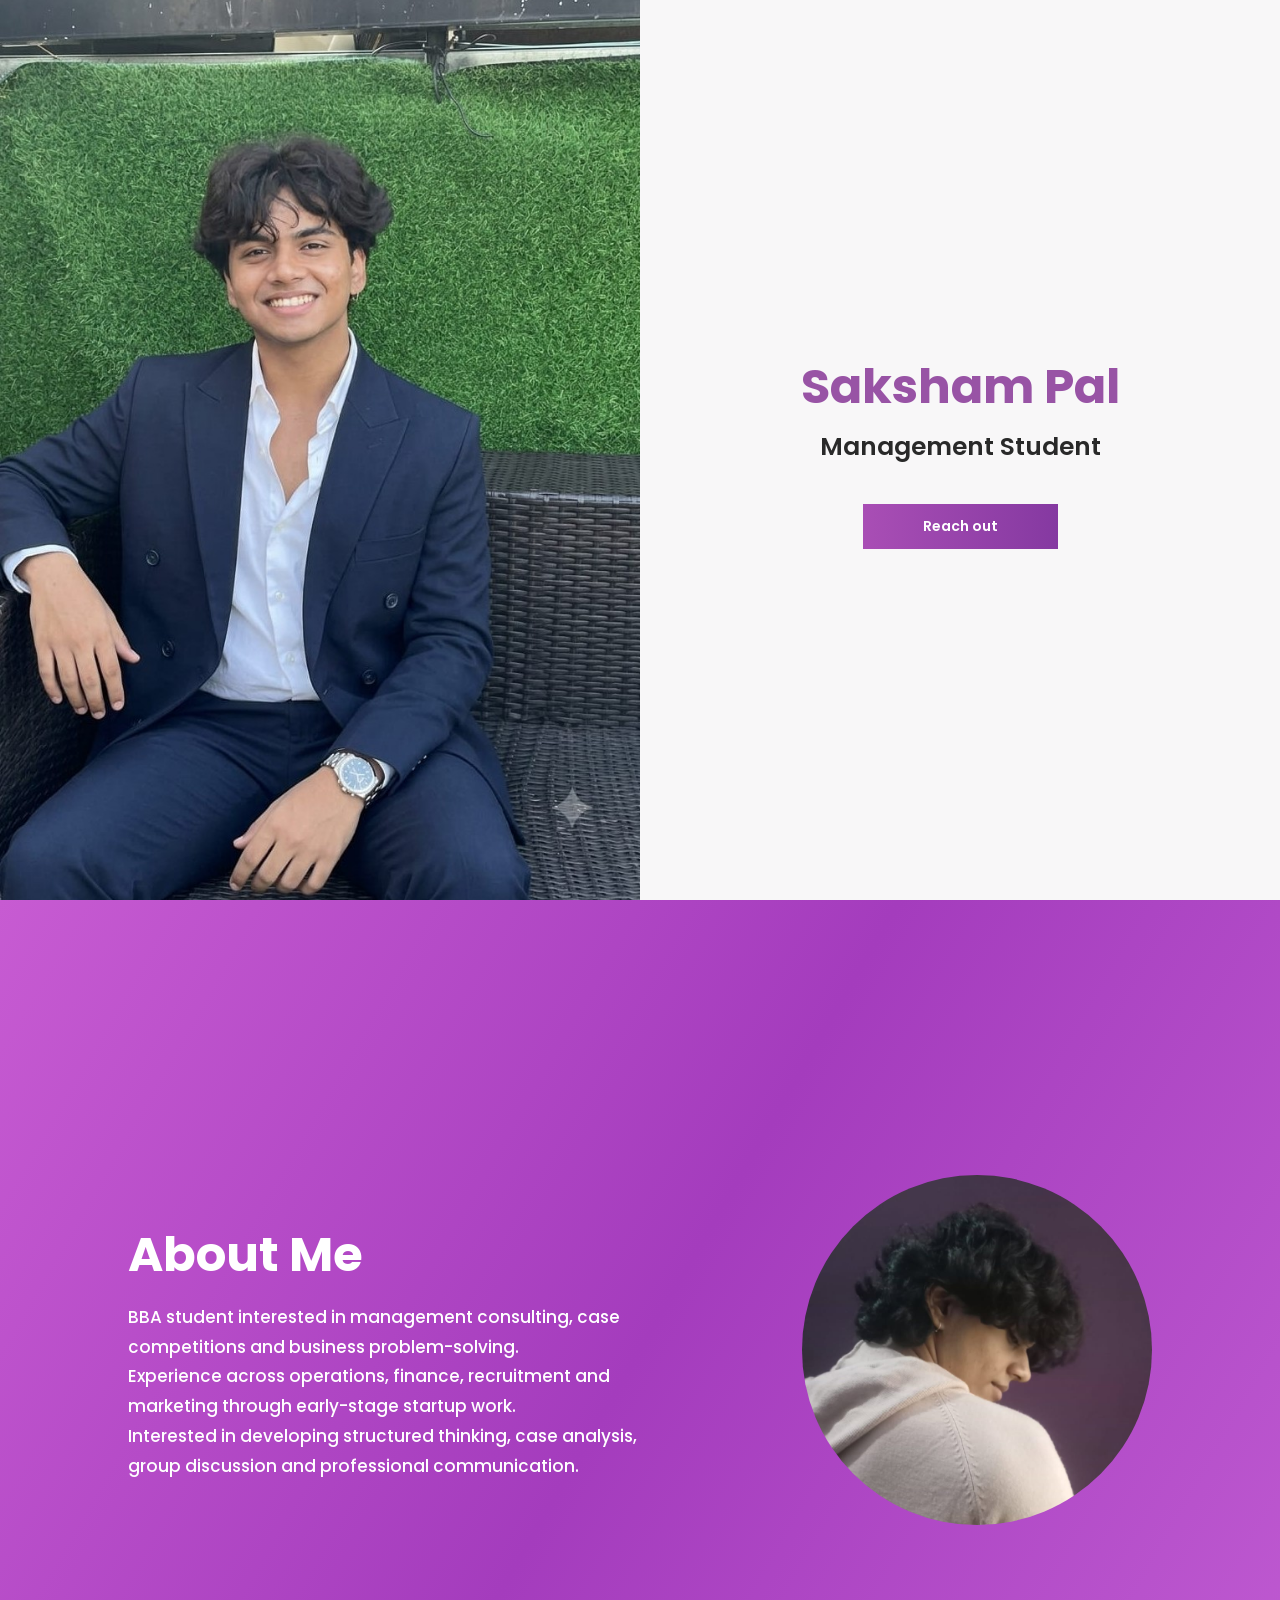
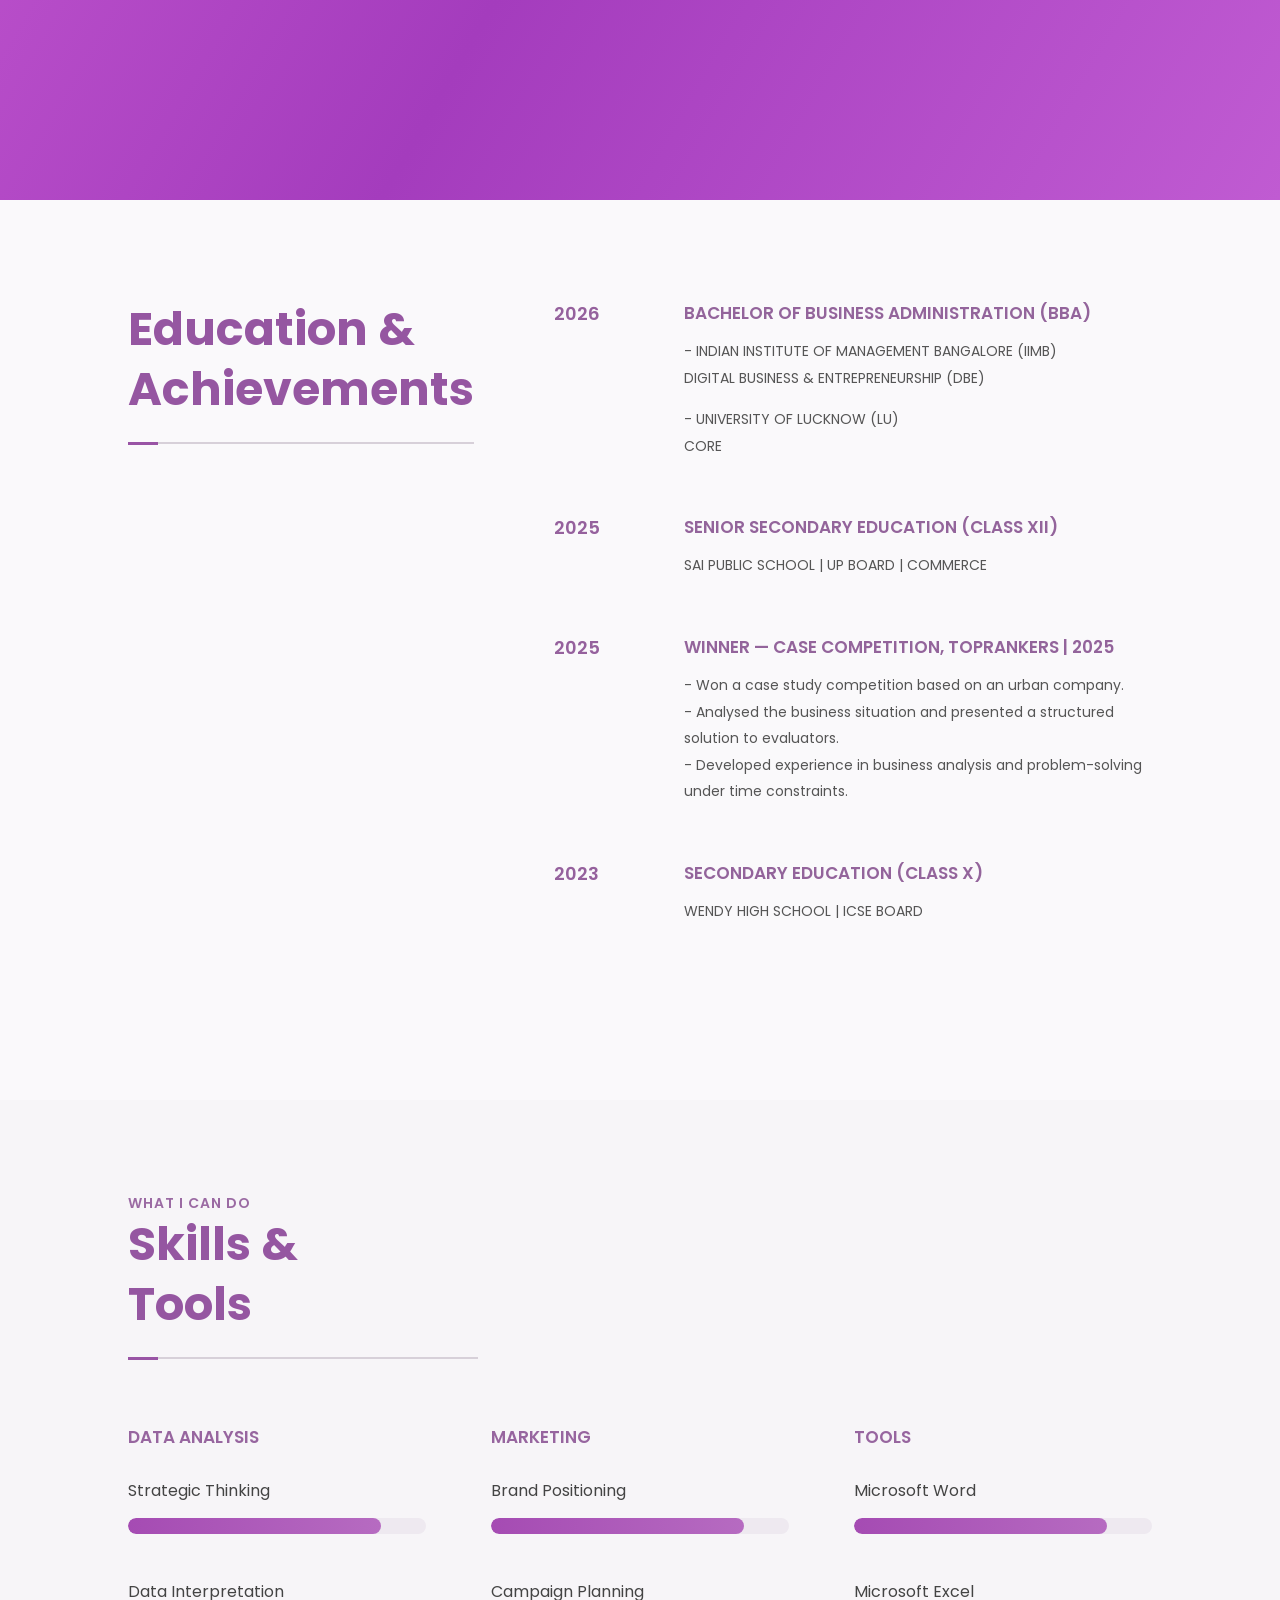
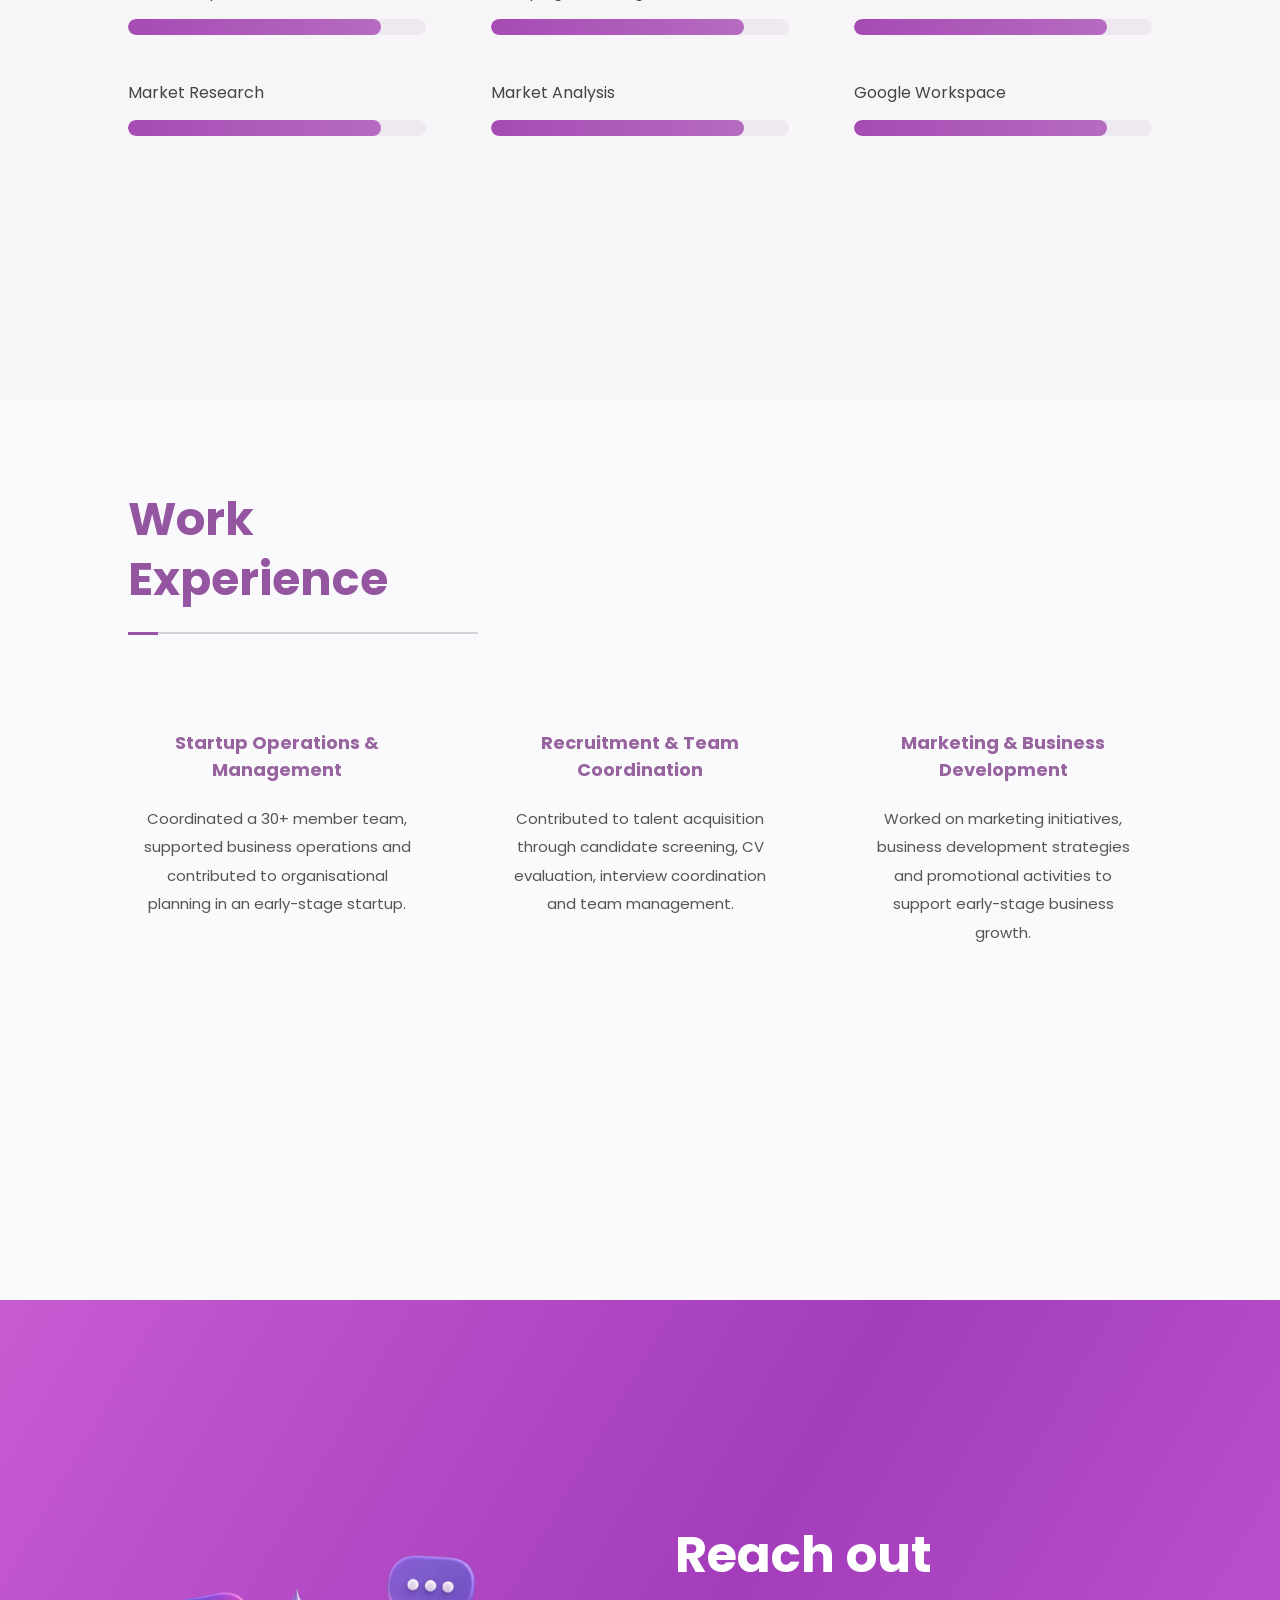
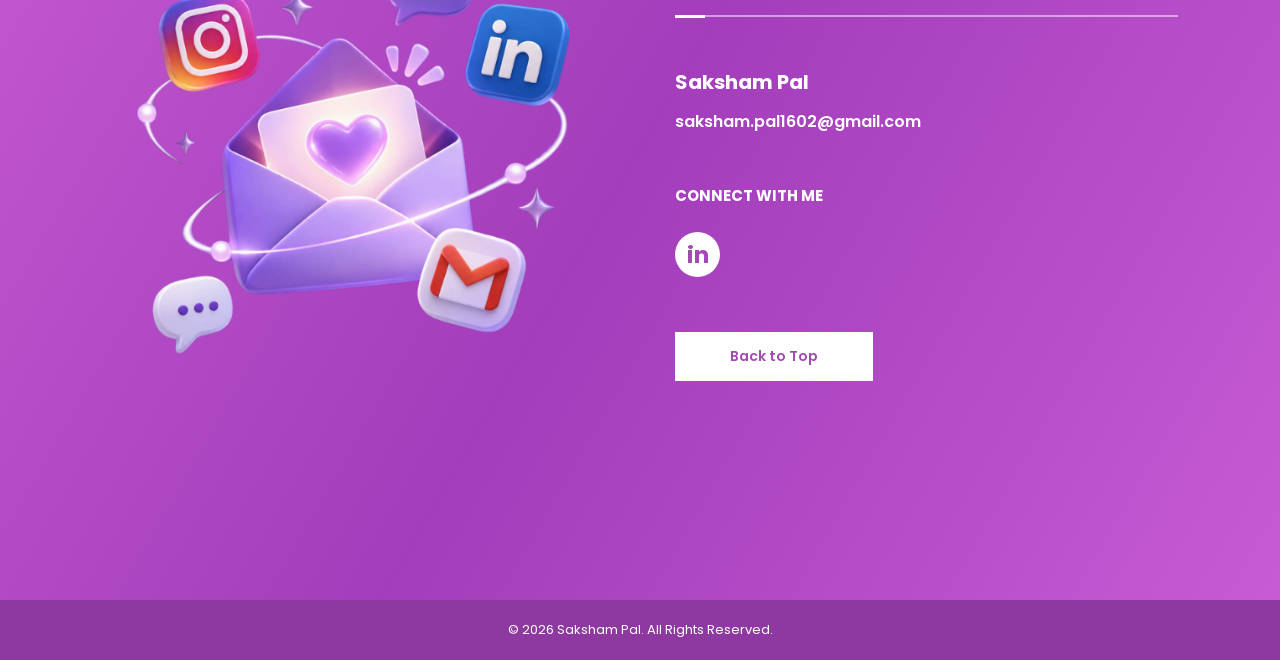
<file: index.html>
<!DOCTYPE html>

<html lang="en">

<head>     <meta charset="UTF-8">     <meta name="viewport" content="width=device-width, initial-scale=1.0">

<title>Saksham Pal|Resume</title>

<link href="https://fonts.googleapis.com/css2?family=Poppins:wght@300;400;500;600;700;800&display=swap" rel="stylesheet">

<link rel="stylesheet" href="style.css">

</head>

<body>
 <header>
<section class="home" id="home">

    <div class="home-image">
        <img src="img/main%20pfp.jpeg" alt="Saksham Pal">
    </div>

    <div class="home-content">

        <div class="home-text">

            <h1>Saksham Pal</h1>

            <h2>Management Student</h2>
         <nav>
            <a href="#contact" class="reach-btn">
                Reach out
            </a>
         </nav>
        </div>

    </div>

</section>
</header>

<main>
<section class="about" id="about">

    <div class="about-container">

        <div class="about-text">

            <h2>About Me</h2>

            <p>
                BBA student interested in management consulting,
                case competitions and business problem-solving.

                <br>

                Experience across operations, finance, recruitment
                and marketing through early-stage startup work.

                <br>

                Interested in developing structured thinking,
                case analysis, group discussion and professional
                communication.
            </p>

        </div>

        <div class="about-image">

            <img src="img/sec%20pfp.jpeg" alt="Saksham Pal">

        </div>

    </div>

</section>

</main>
<article>
<section class="education" id="education">

    <div class="education-container">

        <div class="section-heading">

            <h2>Education &<br>Achievements</h2>

            <div class="heading-line"></div>

        </div>


        <div class="education-list">


            <div class="education-item">

                <div class="year">2026</div>

                <div class="education-details">

                    <h3>BACHELOR OF BUSINESS ADMINISTRATION (BBA)</h3>

                    <p>
                        - INDIAN INSTITUTE OF MANAGEMENT BANGALORE (IIMB)
                        <br>
                        DIGITAL BUSINESS & ENTREPRENEURSHIP (DBE)
                    </p>

                    <p>
                        - UNIVERSITY OF LUCKNOW (LU)
                        <br>
                        CORE
                    </p>

                </div>

            </div>


            <div class="education-item">

                <div class="year">2025</div>

                <div class="education-details">

                    <h3>SENIOR SECONDARY EDUCATION (CLASS XII)</h3>

                    <p>
                        SAI PUBLIC SCHOOL | UP BOARD | COMMERCE
                    </p>

                </div>

            </div>


            <div class="education-item">

                <div class="year">2025</div>

                <div class="education-details">

                    <h3>WINNER — CASE COMPETITION, TOPRANKERS | 2025</h3>

                    <p>
                        - Won a case study competition based on an urban company.
                        <br>
                        - Analysed the business situation and presented
                        a structured solution to evaluators.
                        <br>
                        - Developed experience in business analysis and
                        problem-solving under time constraints.
                    </p>

                </div>

            </div>


            <div class="education-item">

                <div class="year">2023</div>

                <div class="education-details">

                    <h3>SECONDARY EDUCATION (CLASS X)</h3>

                    <p>
                        WENDY HIGH SCHOOL | ICSE BOARD
                    </p>

                </div>

            </div>


        </div>

    </div>

</section>

<section class="skills" id="skills">

    <div class="skills-container">

        <div class="section-heading">

            <span>WHAT I CAN DO</span>

            <h2>Skills &<br>Tools</h2>

            <div class="heading-line"></div>

        </div>


        <div class="skills-grid">


            <div class="skill-column">

                <h3>DATA ANALYSIS</h3>

                <div class="skill">

                    <p>Strategic Thinking</p>

                    <div class="skill-bar">
                        <span style="width:85%"></span>
                    </div>

                </div>


                <div class="skill">

                    <p>Data Interpretation</p>

                    <div class="skill-bar">
                        <span style="width:85%"></span>
                    </div>

                </div>


                <div class="skill">

                    <p>Market Research</p>

                    <div class="skill-bar">
                        <span style="width:85%"></span>
                    </div>

                </div>

            </div>


            <div class="skill-column">

                <h3>MARKETING</h3>

                <div class="skill">

                    <p>Brand Positioning</p>

                    <div class="skill-bar">
                        <span style="width:85%"></span>
                    </div>

                </div>


                <div class="skill">

                    <p>Campaign Planning</p>

                    <div class="skill-bar">
                        <span style="width:85%"></span>
                    </div>

                </div>


                <div class="skill">

                    <p>Market Analysis</p>

                    <div class="skill-bar">
                        <span style="width:85%"></span>
                    </div>

                </div>

            </div>


            <div class="skill-column">

                <h3>TOOLS</h3>

                <div class="skill">

                    <p>Microsoft Word</p>

                    <div class="skill-bar">
                        <span style="width:85%"></span>
                    </div>

                </div>


                <div class="skill">

                    <p>Microsoft Excel</p>

                    <div class="skill-bar">
                        <span style="width:85%"></span>
                    </div>

                </div>


                <div class="skill">

                    <p>Google Workspace</p>

                    <div class="skill-bar">
                        <span style="width:85%"></span>
                    </div>

                </div>

            </div>


        </div>

    </div>

</section>

<section class="experience" id="experience">

    <div class="experience-container">

        <div class="section-heading">

            <h2>Work<br>Experience</h2>

            <div class="heading-line"></div>

        </div>


        <div class="experience-grid">


            <div class="experience-card">

                <h3>Startup Operations & Management</h3>

                <p>
                    Coordinated a 30+ member team, supported
                    business operations and contributed to
                    organisational planning in an early-stage startup.
                </p>

            </div>


            <div class="experience-card">

                <h3>Recruitment & Team Coordination</h3>

                <p>
                    Contributed to talent acquisition through
                    candidate screening, CV evaluation,
                    interview coordination and team management.
                </p>

            </div>


            <div class="experience-card">

                <h3>Marketing & Business Development</h3>

                <p>
                    Worked on marketing initiatives, business
                    development strategies and promotional
                    activities to support early-stage business growth.
                </p>

            </div>


        </div>

    </div>

</section>
</article>

<nav>
<section class="contact" id="contact">

    <div class="contact-container">


        <div class="contact-image">

            <img src="img/reachout%20img.png" alt="Let's Connect">

        </div>


        <div class="contact-content">

            <h2>Reach out</h2>

            <div class="heading-line"></div>


            <div class="contact-details">

                <h3>Saksham Pal</h3>

                <a href="https://mail.google.com/mail/?view=cm&fs=1&to=saksham.pal1602@gmail.com">
                saksham.pal1602@gmail.com
                </a>

            </div>


            <h4>CONNECT WITH ME</h4>


            <div class="social-links">

                <a href="https://www.linkedin.com/in/saksham-pal-6512b0372" target="_blank" aria-label="LinkedIn">
                    <i class="social-icon linkedin">in</i>
                </a>

            </div>


            <a href="#home" class="back-btn">
                Back to Top
            </a>

        </div>

    </div>

</section>
</nav>

<footer>

    <p>© 2026 Saksham Pal. All Rights Reserved.</p>

</footer>

</body>

</html>
</file>
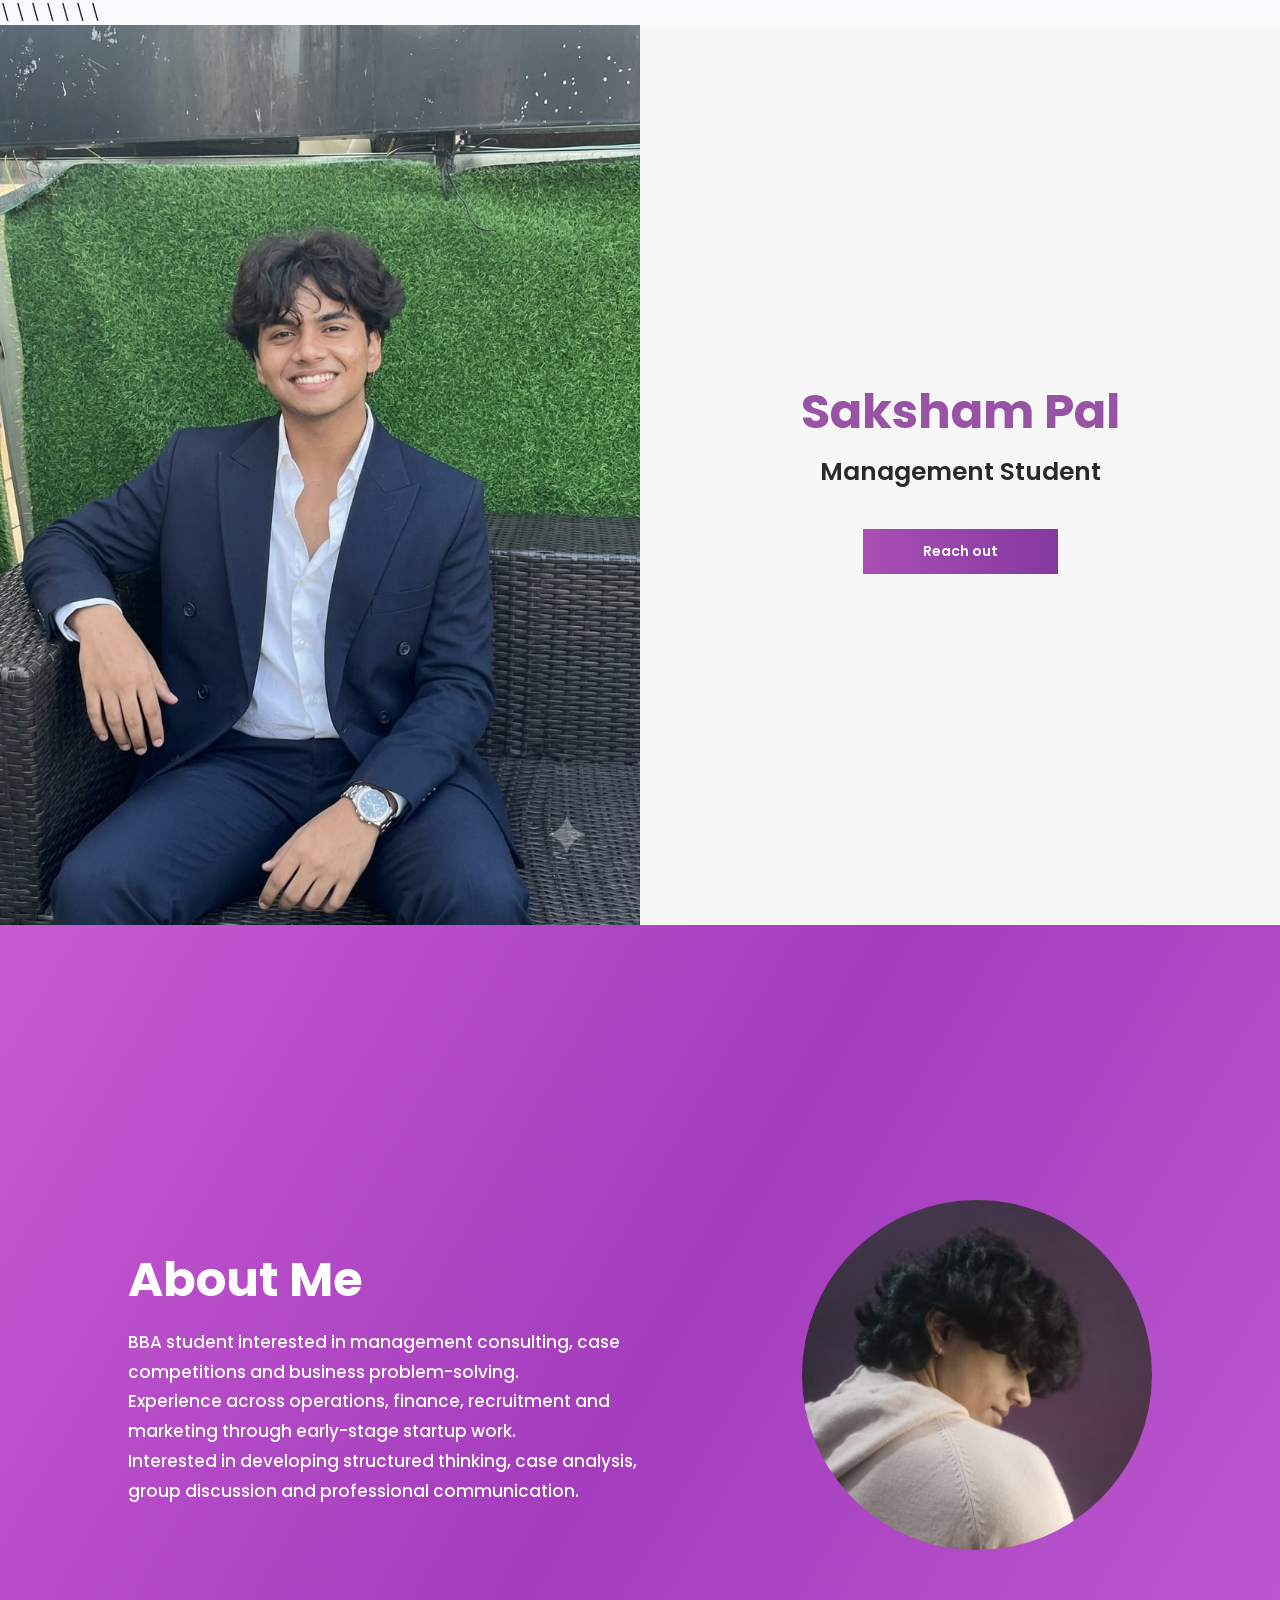
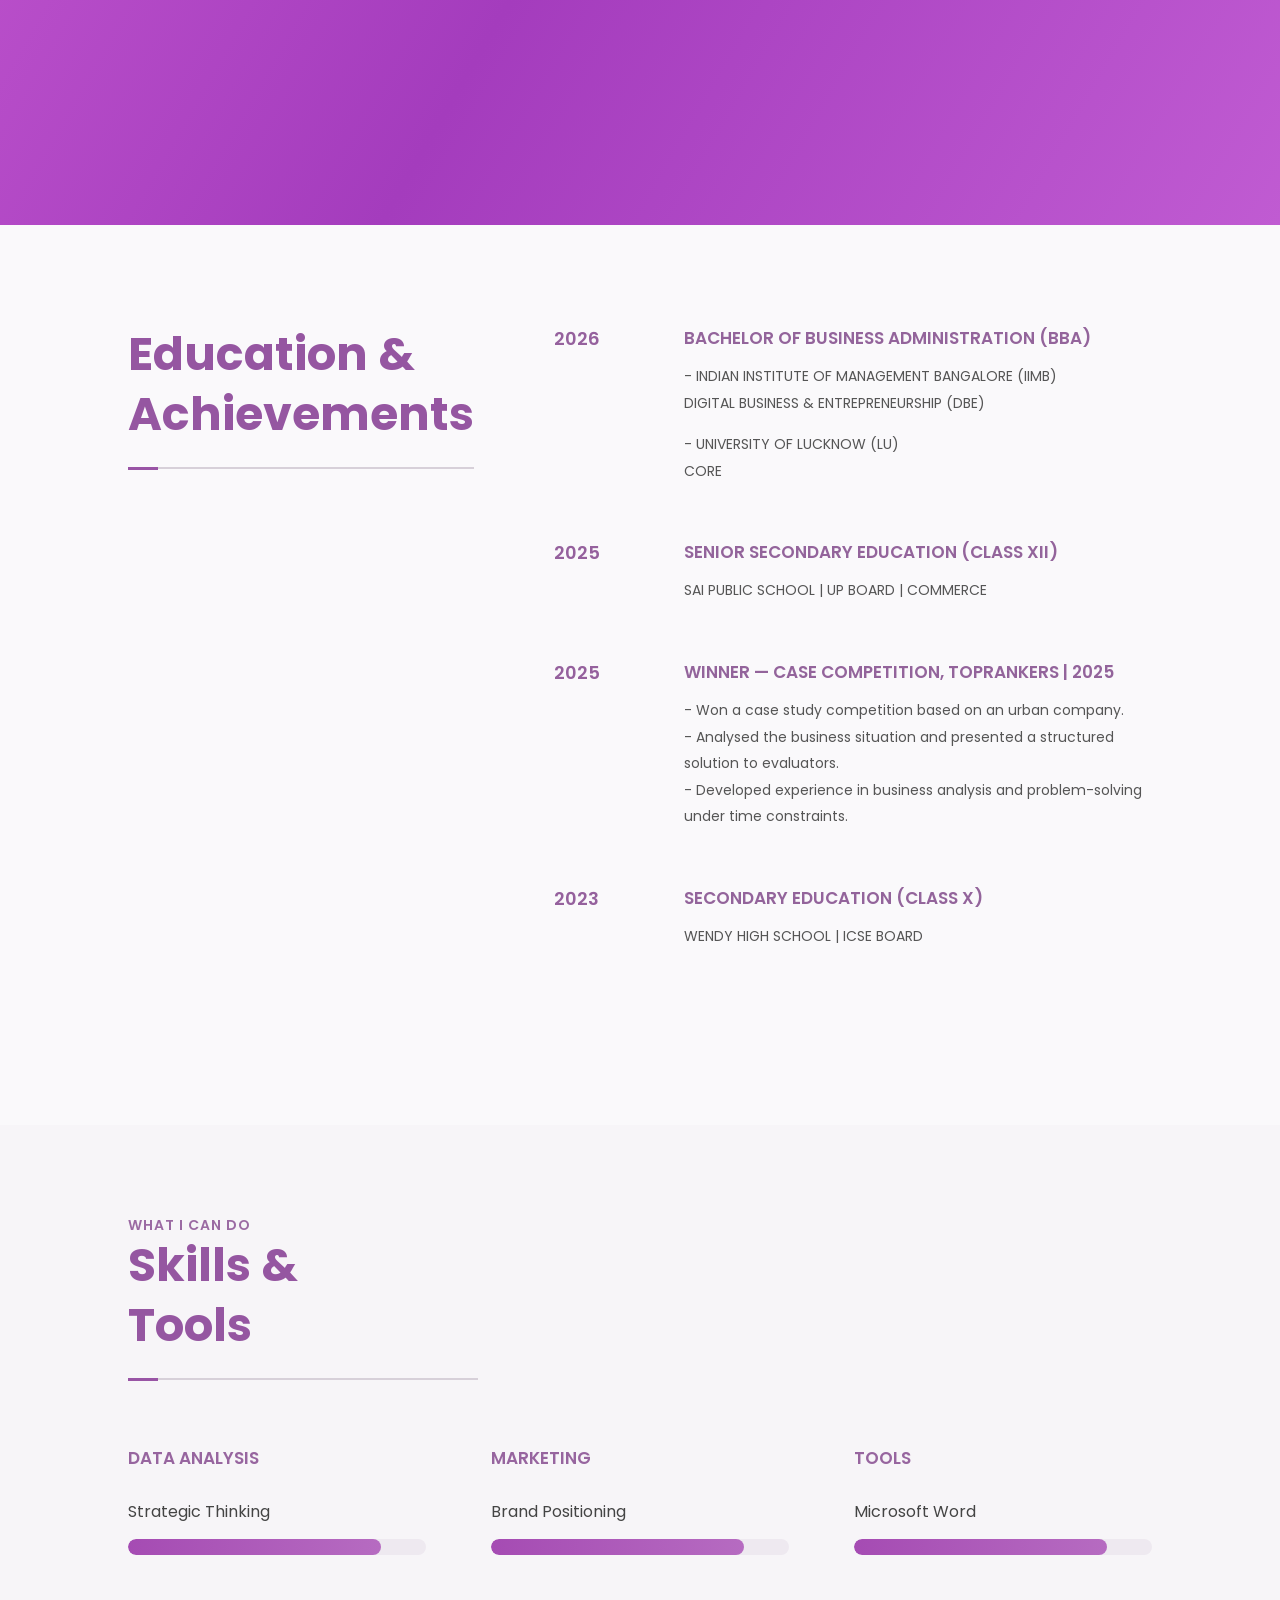
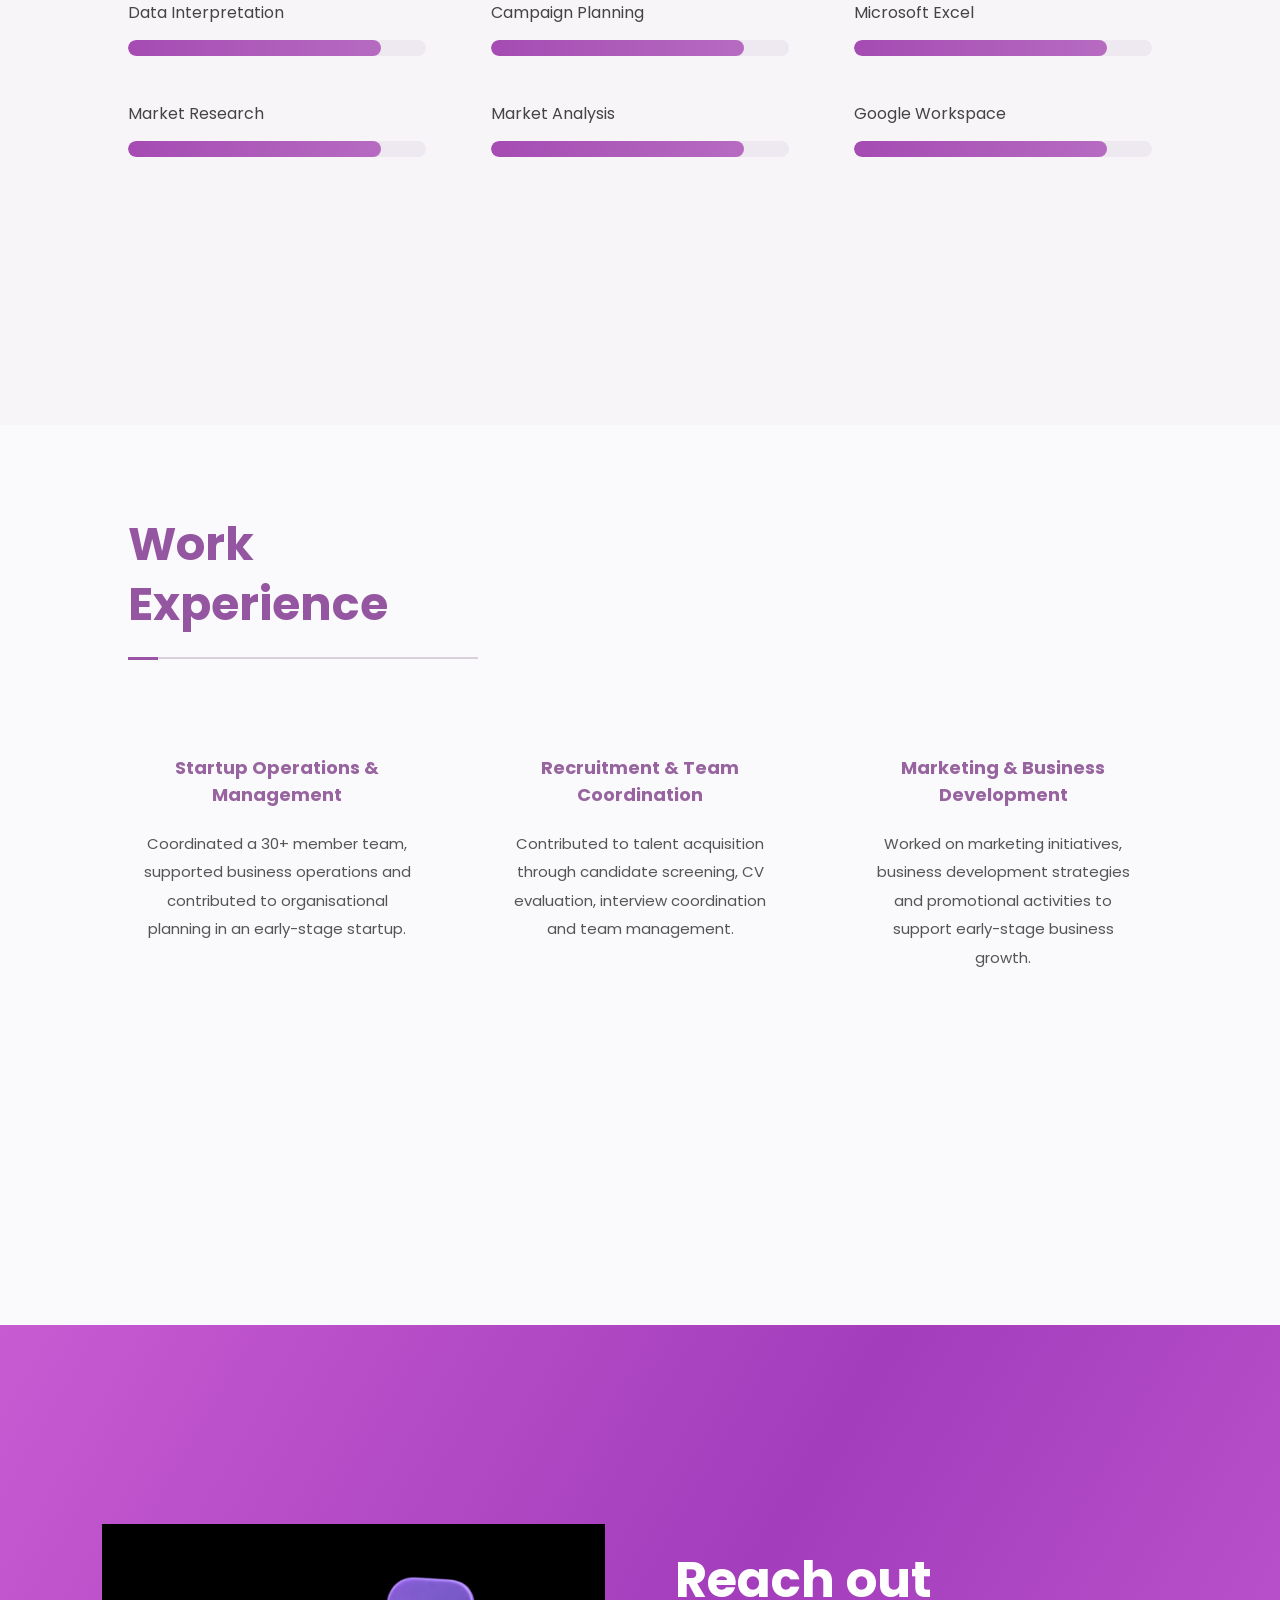
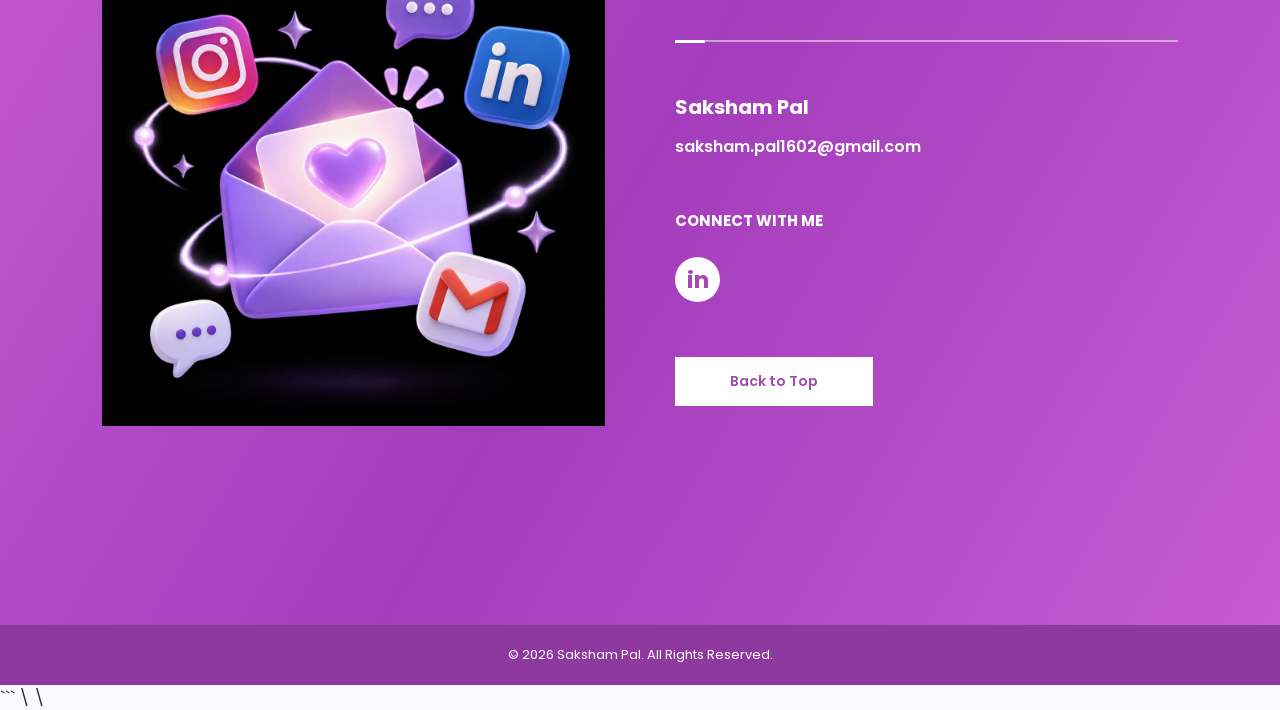
<file: website/index.html>
\<!DOCTYPE html>

\<html lang="en">

\<head>     \<meta charset="UTF-8">     \<meta name="viewport" content="width=device-width, initial-scale=1.0">

<title>Saksham Pal|Resume</title>

<link href="https://fonts.googleapis.com/css2?family=Poppins:wght@300;400;500;600;700;800&display=swap" rel="stylesheet">

<link rel="stylesheet" href="style.css">

\</head>

\<body>
 <header>
<section class="home" id="home">

    <div class="home-image">
        <img src="img/main%20pfp.jpeg" alt="Saksham Pal">
    </div>

    <div class="home-content">

        <div class="home-text">

            <h1>Saksham Pal</h1>

            <h2>Management Student</h2>
         <nav>
            <a href="#contact" class="reach-btn">
                Reach out
            </a>
         </nav>
        </div>

    </div>

</section>
</header>

<main>
<section class="about" id="about">

    <div class="about-container">

        <div class="about-text">

            <h2>About Me</h2>

            <p>
                BBA student interested in management consulting,
                case competitions and business problem-solving.

                <br>

                Experience across operations, finance, recruitment
                and marketing through early-stage startup work.

                <br>

                Interested in developing structured thinking,
                case analysis, group discussion and professional
                communication.
            </p>

        </div>

        <div class="about-image">

            <img src="img/sec%20pfp.jpeg" alt="Saksham Pal">

        </div>

    </div>

</section>

</main>
<article>
<section class="education" id="education">

    <div class="education-container">

        <div class="section-heading">

            <h2>Education &<br>Achievements</h2>

            <div class="heading-line"></div>

        </div>


        <div class="education-list">


            <div class="education-item">

                <div class="year">2026</div>

                <div class="education-details">

                    <h3>BACHELOR OF BUSINESS ADMINISTRATION (BBA)</h3>

                    <p>
                        - INDIAN INSTITUTE OF MANAGEMENT BANGALORE (IIMB)
                        <br>
                        DIGITAL BUSINESS & ENTREPRENEURSHIP (DBE)
                    </p>

                    <p>
                        - UNIVERSITY OF LUCKNOW (LU)
                        <br>
                        CORE
                    </p>

                </div>

            </div>


            <div class="education-item">

                <div class="year">2025</div>

                <div class="education-details">

                    <h3>SENIOR SECONDARY EDUCATION (CLASS XII)</h3>

                    <p>
                        SAI PUBLIC SCHOOL | UP BOARD | COMMERCE
                    </p>

                </div>

            </div>


            <div class="education-item">

                <div class="year">2025</div>

                <div class="education-details">

                    <h3>WINNER — CASE COMPETITION, TOPRANKERS | 2025</h3>

                    <p>
                        - Won a case study competition based on an urban company.
                        <br>
                        - Analysed the business situation and presented
                        a structured solution to evaluators.
                        <br>
                        - Developed experience in business analysis and
                        problem-solving under time constraints.
                    </p>

                </div>

            </div>


            <div class="education-item">

                <div class="year">2023</div>

                <div class="education-details">

                    <h3>SECONDARY EDUCATION (CLASS X)</h3>

                    <p>
                        WENDY HIGH SCHOOL | ICSE BOARD
                    </p>

                </div>

            </div>


        </div>

    </div>

</section>

<section class="skills" id="skills">

    <div class="skills-container">

        <div class="section-heading">

            <span>WHAT I CAN DO</span>

            <h2>Skills &<br>Tools</h2>

            <div class="heading-line"></div>

        </div>


        <div class="skills-grid">


            <div class="skill-column">

                <h3>DATA ANALYSIS</h3>

                <div class="skill">

                    <p>Strategic Thinking</p>

                    <div class="skill-bar">
                        <span style="width:85%"></span>
                    </div>

                </div>


                <div class="skill">

                    <p>Data Interpretation</p>

                    <div class="skill-bar">
                        <span style="width:85%"></span>
                    </div>

                </div>


                <div class="skill">

                    <p>Market Research</p>

                    <div class="skill-bar">
                        <span style="width:85%"></span>
                    </div>

                </div>

            </div>


            <div class="skill-column">

                <h3>MARKETING</h3>

                <div class="skill">

                    <p>Brand Positioning</p>

                    <div class="skill-bar">
                        <span style="width:85%"></span>
                    </div>

                </div>


                <div class="skill">

                    <p>Campaign Planning</p>

                    <div class="skill-bar">
                        <span style="width:85%"></span>
                    </div>

                </div>


                <div class="skill">

                    <p>Market Analysis</p>

                    <div class="skill-bar">
                        <span style="width:85%"></span>
                    </div>

                </div>

            </div>


            <div class="skill-column">

                <h3>TOOLS</h3>

                <div class="skill">

                    <p>Microsoft Word</p>

                    <div class="skill-bar">
                        <span style="width:85%"></span>
                    </div>

                </div>


                <div class="skill">

                    <p>Microsoft Excel</p>

                    <div class="skill-bar">
                        <span style="width:85%"></span>
                    </div>

                </div>


                <div class="skill">

                    <p>Google Workspace</p>

                    <div class="skill-bar">
                        <span style="width:85%"></span>
                    </div>

                </div>

            </div>


        </div>

    </div>

</section>

<section class="experience" id="experience">

    <div class="experience-container">

        <div class="section-heading">

            <h2>Work<br>Experience</h2>

            <div class="heading-line"></div>

        </div>


        <div class="experience-grid">


            <div class="experience-card">

                <h3>Startup Operations & Management</h3>

                <p>
                    Coordinated a 30+ member team, supported
                    business operations and contributed to
                    organisational planning in an early-stage startup.
                </p>

            </div>


            <div class="experience-card">

                <h3>Recruitment & Team Coordination</h3>

                <p>
                    Contributed to talent acquisition through
                    candidate screening, CV evaluation,
                    interview coordination and team management.
                </p>

            </div>


            <div class="experience-card">

                <h3>Marketing & Business Development</h3>

                <p>
                    Worked on marketing initiatives, business
                    development strategies and promotional
                    activities to support early-stage business growth.
                </p>

            </div>


        </div>

    </div>

</section>
</article>

<nav>
<section class="contact" id="contact">

    <div class="contact-container">


        <div class="contact-image">

            <img src="img/reachout%20img.jpeg" alt="Let's Connect">

        </div>


        <div class="contact-content">

            <h2>Reach out</h2>

            <div class="heading-line"></div>


            <div class="contact-details">

                <h3>Saksham Pal</h3>

                <a href="mailto:saksham.pal1602@gmail.com">
                    saksham.pal1602@gmail.com
                </a>

            </div>


            <h4>CONNECT WITH ME</h4>


            <div class="social-links">

                <a href="https://www.linkedin.com/in/saksham-pal-6512b0372" target="_blank" aria-label="LinkedIn">
                    <i class="social-icon linkedin">in</i>
                </a>

            </div>


            <a href="#home" class="back-btn">
                Back to Top
            </a>

        </div>

    </div>

</section>
</nav>

<footer>

    <p>© 2026 Saksham Pal. All Rights Reserved.</p>

</footer>
```

\</body>

\</html>
</file>
<file: style.css>
* {
    margin: 0;
    padding: 0;
    box-sizing: border-box;
    scroll-behavior: smooth;
}

body {
    font-family: 'Poppins', sans-serif;
    color: #292929;
    background: #faf9fb;
    width: 100%;
    overflow-x: hidden;
}

img {
    display: block;
    max-width: 100%;;
}

section {
    width: 100%;
}

.home {
    display: flex;
    min-height: 100vh;
    background: #f8f7f8;
}

.home-image {
    width: 50%;
    height: 100vh;
    overflow: hidden;
}

.home-image img {
    width: 100%;
    height: 100%;
    object-fit: cover;
    object-position: center;
}

.home-content {
    width: 50%;
    min-height: 100vh;

    display: flex;
    justify-content: center;
    align-items: center;

    text-align: center;
}

.home-text h1 {
    color: #9853a5;
    font-size: clamp(35px, 4vw, 48px);
    font-weight: 700;
    margin-bottom: 5px;
}

.home-text h2 {
    font-size: 25px;
    font-weight: 600;
    margin-bottom: 38px;
}

.reach-btn {
    display: inline-block;
    padding: 12px 60px;

    background: linear-gradient(90deg, #a94eb5, #8539a1);

    color: white;
    text-decoration: none;
    font-size: 14px;
    font-weight: 600;

    transition: 0.3s ease;
}

.reach-btn:hover {
    transform: translateY(-4px);
    box-shadow: 0 8px 20px rgba(145, 65, 165, 0.3);
}

.about {
    min-height: 100vh;

    display: flex;
    justify-content: center;
    align-items: center;

    background: linear-gradient(120deg, #c75bd2, #a43cbd, #c05bd2);

    color: white;
    padding: 80px 10%;
}

.about-container {
    width: 100%;
    max-width: 1150px;

    display: flex;
    justify-content: space-between;
    align-items: center;

    gap: 80px;
}

.about-text {
    flex: 1;
}

.about-text h2 {
    font-size: 48px;
    font-weight: 700;
    margin-bottom: 12px;
}

.about-text p {
    max-width: 550px;
    font-size: 17px;
    font-weight: 500;
    line-height: 1.75;
}

.about-image {
    width: 350px;
    height: 350px;
    flex-shrink: 0;
}

.about-image img {
    width: 100%;
    height: 100%;

    object-fit: cover;
    object-position: center;

    border-radius: 50%;
}

.section-heading h2 {
    color: #9556a1;
    font-size: 46px;
    font-weight: 700;
    line-height: 1.3;
}

.heading-line {
    width: 100%;
    height: 2px;
    background: #d7d0d9;
    margin-top: 22px;
    position: relative;
}

.heading-line::before {
    content: "";
    position: absolute;
    left: 0;
    top: 0;

    width: 30px;
    height: 3px;

    background: #9954a5;
}

.section-heading span {
    color: #9b6aa3;
    font-size: 14px;
    font-weight: 600;
    letter-spacing: 1px;
}

.education {
    min-height: 100vh;
    padding: 100px 10%;

    background: #faf9fb;
}

.education-container {
    max-width: 1150px;
    margin: auto;

    display: grid;
    grid-template-columns: 0.8fr 1.5fr;
    gap: 80px;
}

.education-list {
    display: flex;
    flex-direction: column;
    gap: 40px;
}

.education-item {
    display: grid;
    grid-template-columns: 100px 1fr;
    gap: 30px;
}

.year {
    color: #95619d;
    font-size: 18px;
    font-weight: 600;
}

.education-details h3 {
    color: #93649b;
    font-size: 17px;
    font-weight: 600;
    margin-bottom: 12px;
}

.education-details p {
    font-size: 14px;
    line-height: 1.9;
    color: #555;
    margin-bottom: 15px;
}

.skills {
    min-height: 100vh;
    padding: 90px 10%;

    background: #f7f5f8;
}

.skills-container {
    max-width: 1150px;
    margin: auto;
}

.skills .section-heading {
    max-width: 350px;
}

.skills-grid {
    display: grid;
    grid-template-columns: repeat(3, 1fr);
    gap: 65px;

    margin-top: 65px;
}

.skill-column h3 {
    color: #97659f;
    font-size: 17px;
    font-weight: 600;
    margin-bottom: 28px;
}

.skill {
    margin-bottom: 45px;
}

.skill p {
    font-size: 16px;
    margin-bottom: 15px;
    color: #444;
}

.skill-bar {
    width: 100%;
    height: 16px;

    background: #eee9f0;
    border-radius: 20px;

    overflow: hidden;
}

.skill-bar span {
    display: block;
    height: 100%;

    background: linear-gradient(90deg, #a54bb3, #b66bc1);

    border-radius: 20px;
}
.experience {
    min-height: 100vh;
    padding: 90px 10%;

    background: #faf9fb;
}

.experience-container {
    max-width: 1150px;
    margin: auto;
}

.experience .section-heading {
    max-width: 350px;
}

.experience-grid {
    display: grid;
    grid-template-columns: repeat(3, 1fr);
    gap: 65px;

    margin-top: 80px;
}

.experience-card {
    text-align: center;
    padding: 15px;
}

.experience-card h3 {
    color: #97649f;
    font-size: 18px;
    font-weight: 700;

    line-height: 1.5;
    margin-bottom: 22px;
}

.experience-card p {
    color: #555;
    font-size: 15px;
    line-height: 1.9;
}
.contact {
    min-height: 100vh;
    padding: 80px 8%;

    display: flex;
    align-items: center;

    background: linear-gradient(120deg, #c75bd2, #a33dbb, #c65bd4);

    color: white;
}

.contact-container {
    width: 100%;
    max-width: 1200px;
    margin: auto;

    display: flex;
    justify-content: space-between;
    align-items: center;

    gap: 70px;
}

.contact-image {
    width: 48%;
}

.contact-image img {
    width: 100%;
    height: auto;
    object-fit: contain;
}

.contact-content {
    width: 48%;
}

.contact-content h2 {
    font-size: 50px;
    font-weight: 700;
}

.contact-content .heading-line {
    background: rgba(255, 255, 255, 0.5);
    margin-bottom: 50px;
}

.contact-content .heading-line::before {
    background: white;
}

.contact-details {
    margin-bottom: 50px;
}

.contact-details h3 {
    font-size: 20px;
    margin-bottom: 12px;
}

.contact-details a {
    color: white;
    text-decoration: none;
    font-size: 16px;
    font-weight: 600;
}

.contact-content h4 {
    font-size: 15px;
    margin-bottom: 25px;
}

.social-links {
    display: flex;
    gap: 20px;
    margin-bottom: 55px;
}

.social-links a {
    text-decoration: none;
    color: #a748b8;
}

.social-icon {
    width: 45px;
    height: 45px;

    display: flex;
    align-items: center;
    justify-content: center;

    background: white;
    border-radius: 50%;

    font-style: normal;
    font-weight: 700;
    font-size: 23px;

    transition: 0.3s ease;
}

.social-links a:hover .social-icon {
    transform: translateY(-5px);
}

.back-btn {
    display: inline-block;

    padding: 14px 55px;

    background: white;
    color: #a34bb0;

    text-decoration: none;
    font-size: 14px;
    font-weight: 600;

    transition: 0.3s ease;
}

.back-btn:hover {
    transform: translateY(-4px);
    box-shadow: 0 8px 20px rgba(0, 0, 0, 0.15);
}

footer {
    padding: 20px;
    text-align: center;

    background: #8e399f;
    color: white;

    font-size: 13px;
}

@media (max-width: 900px) {

    .about-container {
        gap: 35px;
    }

    .about-image {
        width: 280px;
        height: 280px;
    }

    .education-container {
        grid-template-columns: 1fr;
        gap: 50px;
    }

    .skills-grid {
        gap: 30px;
    }

    .experience-grid {
        gap: 25px;
    }

    .contact-container {
        gap: 35px;
    }

}


@media (max-width: 650px) {

    .home {
        flex-direction: column;
    }

    .home-image {
        width: 100%;
        height: 60vh;
    }

    .home-content {
        width: 100%;
        min-height: 40vh;
        padding: 40px 15px;
    }

    .home-text h1 {
        font-size: 36px;
    }

    .home-text h2 {
        font-size: 20px;
    }


    .about {
        padding: 70px 8%;
    }

    .about-container {
        flex-direction: column-reverse;
        text-align: center;
    }

    .about-image {
        width: 230px;
        height: 230px;
    }

    .about-text h2 {
        font-size: 38px;
    }

    .about-text p {
        font-size: 14px;
    }


    .education,
    .skills,
    .experience {
        padding: 70px 8%;
    }

    .section-heading h2 {
        font-size: 38px;
    }

    .education-item {
        grid-template-columns: 65px 1fr;
        gap: 15px;
    }

    .education-details h3 {
        font-size: 14px;
    }

    .education-details p {
        font-size: 12px;
    }


    .skills-grid {
        grid-template-columns: 1fr;
        gap: 25px;
    }


    .experience-grid {
        grid-template-columns: 1fr;
        gap: 35px;
        margin-top: 50px;
    }


    .contact {
        padding: 70px 8%;
    }

    .contact-container {
        flex-direction: column;
        text-align: center;
    }

    .contact-image,
    .contact-content {
        width: 100%;
    }

    .contact-image img {
        max-width: 350px;
        margin: auto;
    }

    .contact-content h2 {
        font-size: 40px;
    }

    .contact-content .heading-line {
        margin-bottom: 35px;
    }

    .social-links {
        justify-content: center;
    }

}
</file>
<file: website/style.css>
* {
    margin: 0;
    padding: 0;
    box-sizing: border-box;
    scroll-behavior: smooth;
}

body {
    font-family: 'Poppins', sans-serif;
    color: #292929;
    background: #faf9fb;
}

img {
    display: block;
    max-width: 100%;
}

section {
    width: 100%;
}

.home {
    display: flex;
    min-height: 100vh;
    background: #f8f7f8;
}

.home-image {
    width: 50%;
    height: 100vh;
    overflow: hidden;
}

.home-image img {
    width: 100%;
    height: 100%;
    object-fit: cover;
    object-position: center;
}

.home-content {
    width: 50%;
    min-height: 100vh;

    display: flex;
    justify-content: center;
    align-items: center;

    text-align: center;
}

.home-text h1 {
    color: #9853a5;
    font-size: clamp(35px, 4vw, 48px);
    font-weight: 700;
    margin-bottom: 5px;
}

.home-text h2 {
    font-size: 25px;
    font-weight: 600;
    margin-bottom: 38px;
}

.reach-btn {
    display: inline-block;
    padding: 12px 60px;

    background: linear-gradient(90deg, #a94eb5, #8539a1);

    color: white;
    text-decoration: none;
    font-size: 14px;
    font-weight: 600;

    transition: 0.3s ease;
}

.reach-btn:hover {
    transform: translateY(-4px);
    box-shadow: 0 8px 20px rgba(145, 65, 165, 0.3);
}

.about {
    min-height: 100vh;

    display: flex;
    justify-content: center;
    align-items: center;

    background: linear-gradient(120deg, #c75bd2, #a43cbd, #c05bd2);

    color: white;
    padding: 80px 10%;
}

.about-container {
    width: 100%;
    max-width: 1150px;

    display: flex;
    justify-content: space-between;
    align-items: center;

    gap: 80px;
}

.about-text {
    flex: 1;
}

.about-text h2 {
    font-size: 48px;
    font-weight: 700;
    margin-bottom: 12px;
}

.about-text p {
    max-width: 550px;
    font-size: 17px;
    font-weight: 500;
    line-height: 1.75;
}

.about-image {
    width: 350px;
    height: 350px;
    flex-shrink: 0;
}

.about-image img {
    width: 100%;
    height: 100%;

    object-fit: cover;
    object-position: center;

    border-radius: 50%;
}

.section-heading h2 {
    color: #9556a1;
    font-size: 46px;
    font-weight: 700;
    line-height: 1.3;
}

.heading-line {
    width: 100%;
    height: 2px;
    background: #d7d0d9;
    margin-top: 22px;
    position: relative;
}

.heading-line::before {
    content: "";
    position: absolute;
    left: 0;
    top: 0;

    width: 30px;
    height: 3px;

    background: #9954a5;
}

.section-heading span {
    color: #9b6aa3;
    font-size: 14px;
    font-weight: 600;
    letter-spacing: 1px;
}

.education {
    min-height: 100vh;
    padding: 100px 10%;

    background: #faf9fb;
}

.education-container {
    max-width: 1150px;
    margin: auto;

    display: grid;
    grid-template-columns: 0.8fr 1.5fr;
    gap: 80px;
}

.education-list {
    display: flex;
    flex-direction: column;
    gap: 40px;
}

.education-item {
    display: grid;
    grid-template-columns: 100px 1fr;
    gap: 30px;
}

.year {
    color: #95619d;
    font-size: 18px;
    font-weight: 600;
}

.education-details h3 {
    color: #93649b;
    font-size: 17px;
    font-weight: 600;
    margin-bottom: 12px;
}

.education-details p {
    font-size: 14px;
    line-height: 1.9;
    color: #555;
    margin-bottom: 15px;
}

.skills {
    min-height: 100vh;
    padding: 90px 10%;

    background: #f7f5f8;
}

.skills-container {
    max-width: 1150px;
    margin: auto;
}

.skills .section-heading {
    max-width: 350px;
}

.skills-grid {
    display: grid;
    grid-template-columns: repeat(3, 1fr);
    gap: 65px;

    margin-top: 65px;
}

.skill-column h3 {
    color: #97659f;
    font-size: 17px;
    font-weight: 600;
    margin-bottom: 28px;
}

.skill {
    margin-bottom: 45px;
}

.skill p {
    font-size: 16px;
    margin-bottom: 15px;
    color: #444;
}

.skill-bar {
    width: 100%;
    height: 16px;

    background: #eee9f0;
    border-radius: 20px;

    overflow: hidden;
}

.skill-bar span {
    display: block;
    height: 100%;

    background: linear-gradient(90deg, #a54bb3, #b66bc1);

    border-radius: 20px;
}
.experience {
    min-height: 100vh;
    padding: 90px 10%;

    background: #faf9fb;
}

.experience-container {
    max-width: 1150px;
    margin: auto;
}

.experience .section-heading {
    max-width: 350px;
}

.experience-grid {
    display: grid;
    grid-template-columns: repeat(3, 1fr);
    gap: 65px;

    margin-top: 80px;
}

.experience-card {
    text-align: center;
    padding: 15px;
}

.experience-card h3 {
    color: #97649f;
    font-size: 18px;
    font-weight: 700;

    line-height: 1.5;
    margin-bottom: 22px;
}

.experience-card p {
    color: #555;
    font-size: 15px;
    line-height: 1.9;
}
.contact {
    min-height: 100vh;
    padding: 80px 8%;

    display: flex;
    align-items: center;

    background: linear-gradient(120deg, #c75bd2, #a33dbb, #c65bd4);

    color: white;
}

.contact-container {
    width: 100%;
    max-width: 1200px;
    margin: auto;

    display: flex;
    justify-content: space-between;
    align-items: center;

    gap: 70px;
}

.contact-image {
    width: 48%;
}

.contact-image img {
    width: 100%;
    height: auto;
    object-fit: contain;
}

.contact-content {
    width: 48%;
}

.contact-content h2 {
    font-size: 50px;
    font-weight: 700;
}

.contact-content .heading-line {
    background: rgba(255, 255, 255, 0.5);
    margin-bottom: 50px;
}

.contact-content .heading-line::before {
    background: white;
}

.contact-details {
    margin-bottom: 50px;
}

.contact-details h3 {
    font-size: 20px;
    margin-bottom: 12px;
}

.contact-details a {
    color: white;
    text-decoration: none;
    font-size: 16px;
    font-weight: 600;
}

.contact-content h4 {
    font-size: 15px;
    margin-bottom: 25px;
}

.social-links {
    display: flex;
    gap: 20px;
    margin-bottom: 55px;
}

.social-links a {
    text-decoration: none;
    color: #a748b8;
}

.social-icon {
    width: 45px;
    height: 45px;

    display: flex;
    align-items: center;
    justify-content: center;

    background: white;
    border-radius: 50%;

    font-style: normal;
    font-weight: 700;
    font-size: 23px;

    transition: 0.3s ease;
}

.social-links a:hover .social-icon {
    transform: translateY(-5px);
}

.back-btn {
    display: inline-block;

    padding: 14px 55px;

    background: white;
    color: #a34bb0;

    text-decoration: none;
    font-size: 14px;
    font-weight: 600;

    transition: 0.3s ease;
}

.back-btn:hover {
    transform: translateY(-4px);
    box-shadow: 0 8px 20px rgba(0, 0, 0, 0.15);
}

footer {
    padding: 20px;
    text-align: center;

    background: #8e399f;
    color: white;

    font-size: 13px;
}

@media (max-width: 900px) {

    .about-container {
        gap: 35px;
    }

    .about-image {
        width: 280px;
        height: 280px;
    }

    .education-container {
        grid-template-columns: 1fr;
        gap: 50px;
    }

    .skills-grid {
        gap: 30px;
    }

    .experience-grid {
        gap: 25px;
    }

    .contact-container {
        gap: 35px;
    }

}


@media (max-width: 650px) {

    .home {
        flex-direction: column;
    }

    .home-image {
        width: 100%;
        height: 60vh;
    }

    .home-content {
        width: 100%;
        min-height: 40vh;
        padding: 40px 15px;
    }

    .home-text h1 {
        font-size: 36px;
    }

    .home-text h2 {
        font-size: 20px;
    }


    .about {
        padding: 70px 8%;
    }

    .about-container {
        flex-direction: column-reverse;
        text-align: center;
    }

    .about-image {
        width: 230px;
        height: 230px;
    }

    .about-text h2 {
        font-size: 38px;
    }

    .about-text p {
        font-size: 14px;
    }


    .education,
    .skills,
    .experience {
        padding: 70px 8%;
    }

    .section-heading h2 {
        font-size: 38px;
    }

    .education-item {
        grid-template-columns: 65px 1fr;
        gap: 15px;
    }

    .education-details h3 {
        font-size: 14px;
    }

    .education-details p {
        font-size: 12px;
    }


    .skills-grid {
        grid-template-columns: 1fr;
        gap: 25px;
    }


    .experience-grid {
        grid-template-columns: 1fr;
        gap: 35px;
        margin-top: 50px;
    }


    .contact {
        padding: 70px 8%;
    }

    .contact-container {
        flex-direction: column;
        text-align: center;
    }

    .contact-image,
    .contact-content {
        width: 100%;
    }

    .contact-image img {
        max-width: 350px;
        margin: auto;
    }

    .contact-content h2 {
        font-size: 40px;
    }

    .contact-content .heading-line {
        margin-bottom: 35px;
    }

    .social-links {
        justify-content: center;
    }

}
</file>
